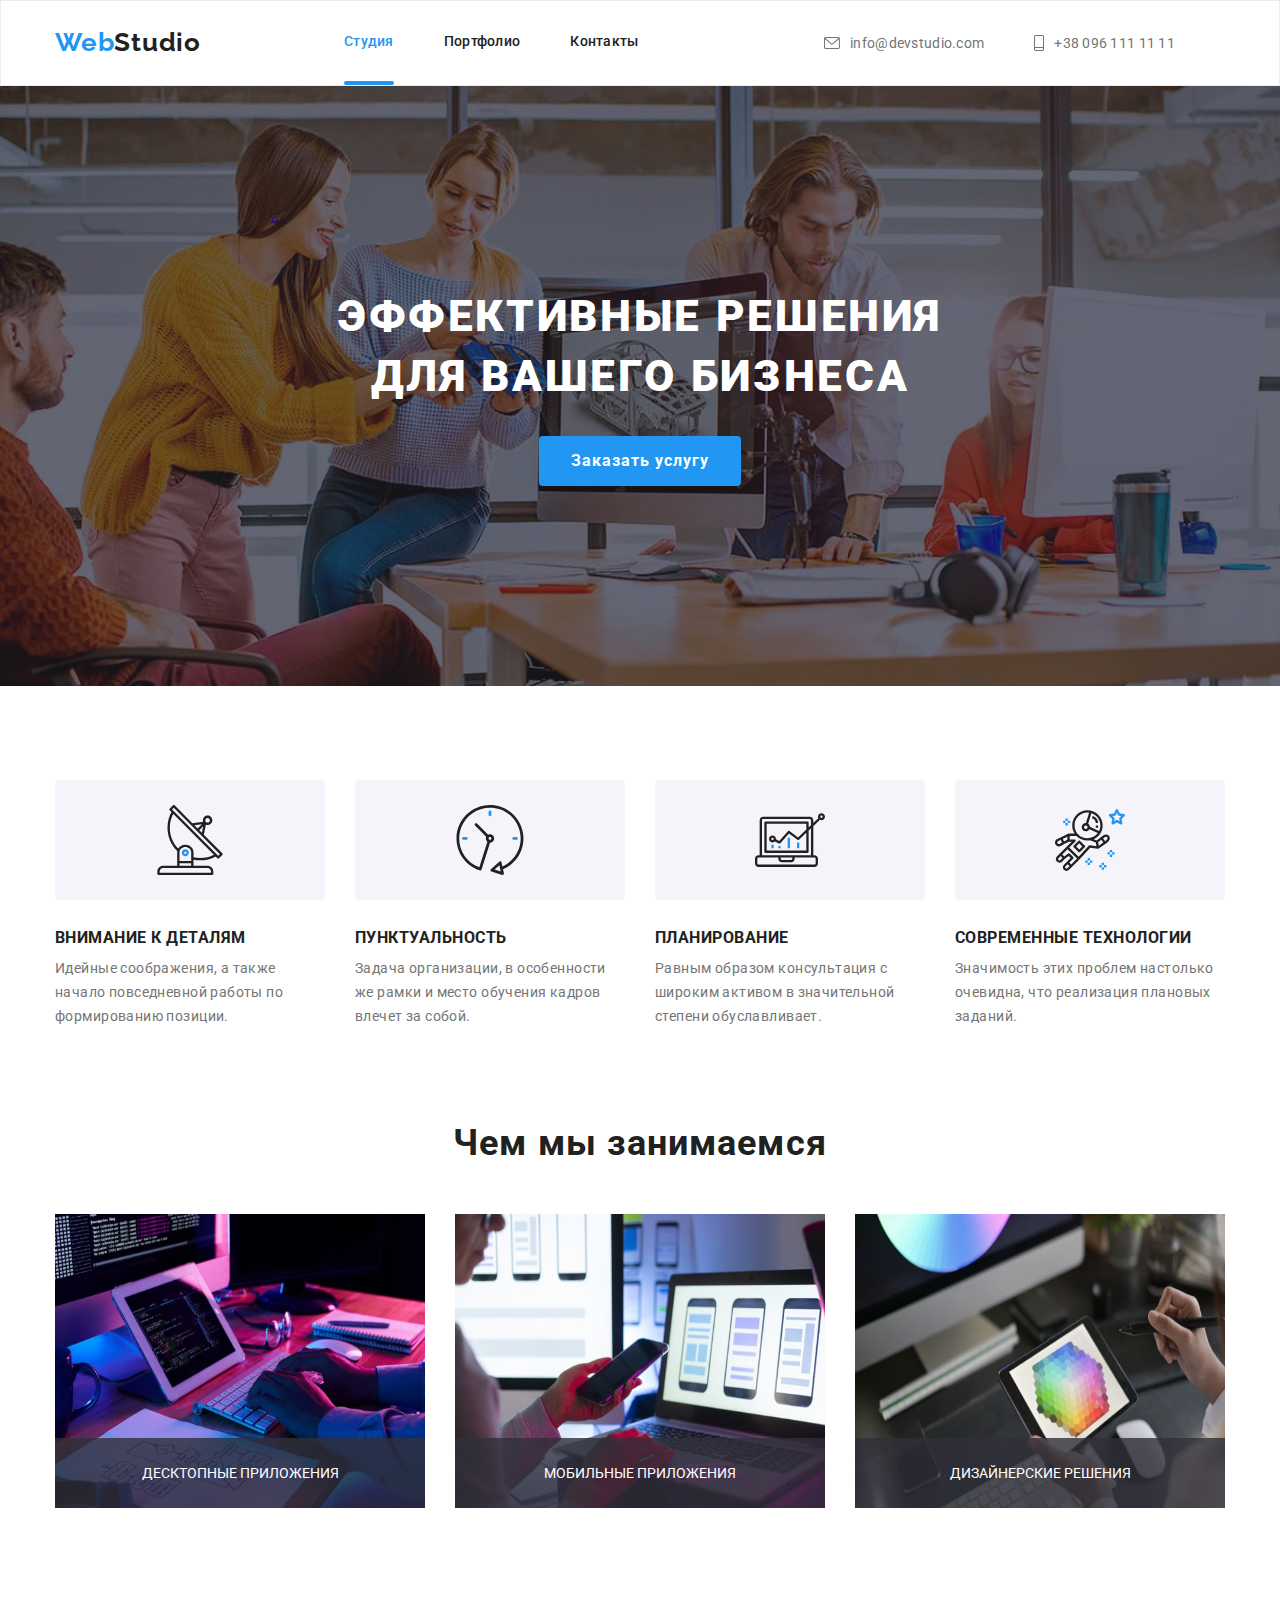
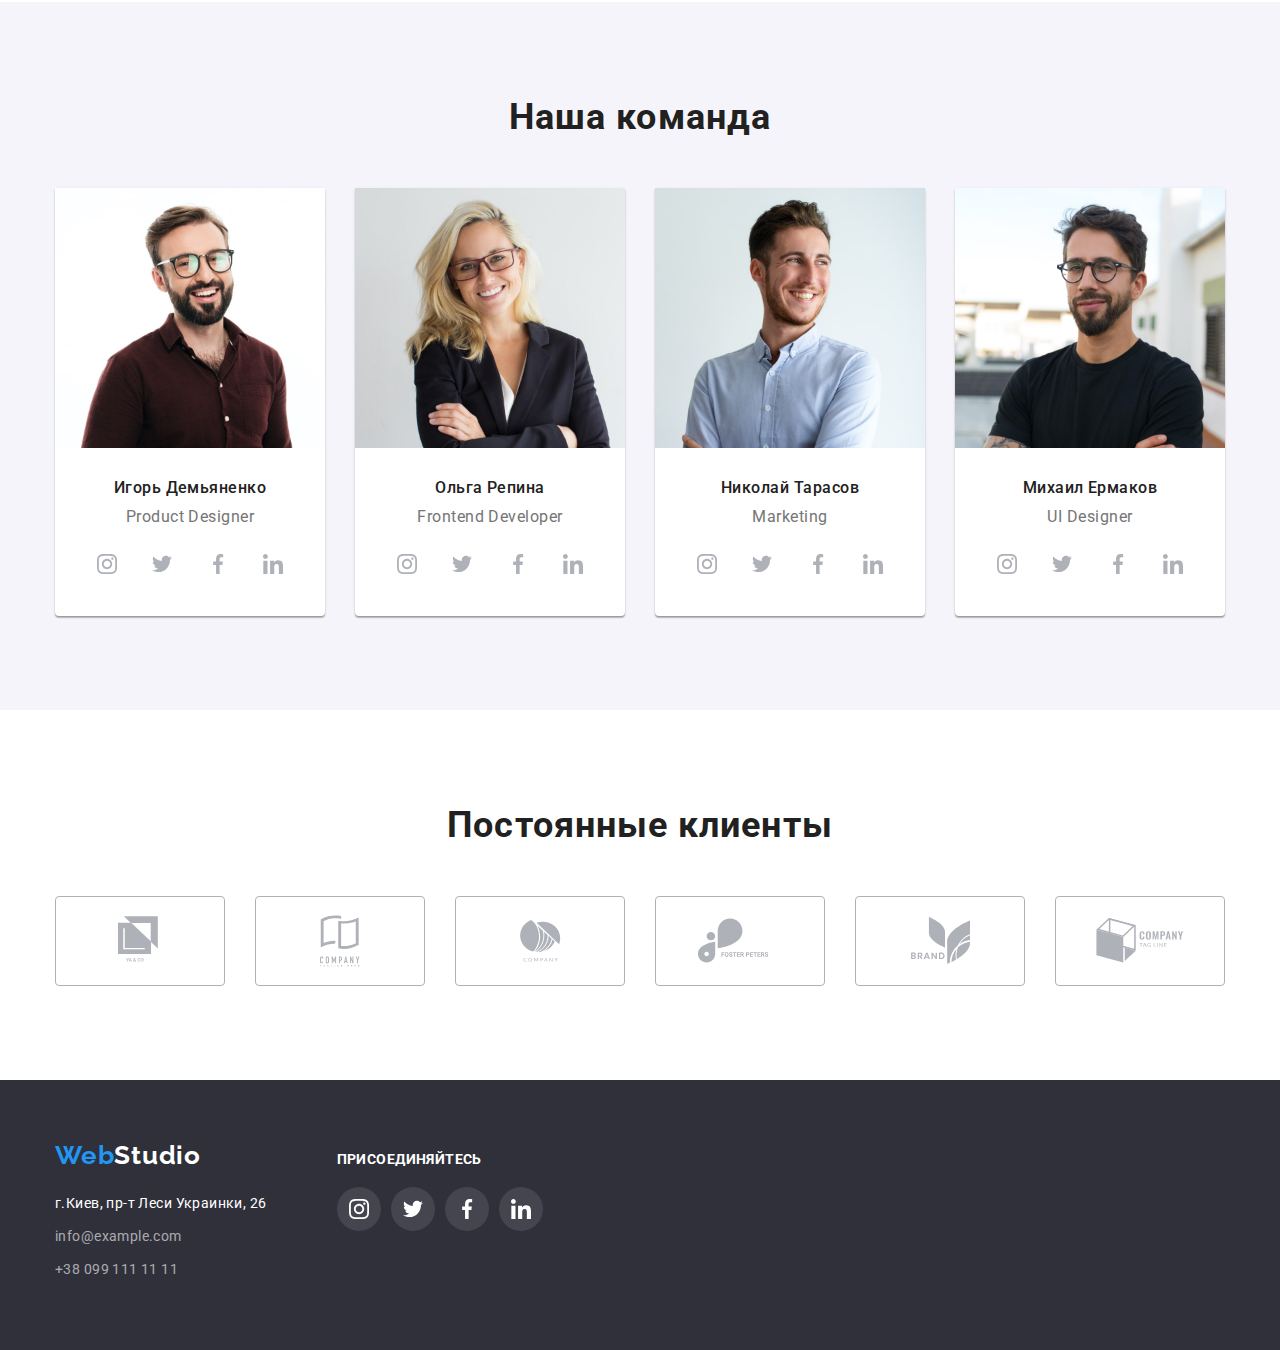
<file: index.html>
<!DOCTYPE html>
<html lang="ru">
<head>
    <meta charset="UTF-8">
    <meta name="viewport" content="width=device-width, initial-scale=1.0">
    <title>goit-markup-hw-05</title>
    <link rel="preconnect" href="https://fonts.gstatic.com"> 
    <link href="https://fonts.googleapis.com/css2?family=Raleway:wght@700&family=Roboto:wght@400;500;700;900&display=swap" rel="stylesheet">
    <link rel="stylesheet" href="https://cdnjs.cloudflare.com/ajax/libs/modern-normalize/1.0.0/modern-normalize.min.css">
    <link rel="stylesheet" href="css/style.css">
</head>
<body>
    <header class="header">
        <div class="conteiner header-items">
        <!--Nav conteiner-->
            <nav class="nav-info">
                <a class="logo" href="./index.html"> Web<span class="logo-studio">Studio</span></a> 
                <ul class="nav-list">
                    <li class="nav-list-item current">
                        <a class="nav-list-link current" href="./index.html" >Студия</a>
                    </li>
                    <li class="nav-list-item">
                        <a class="nav-list-link" href="./portfolio.html" >Портфолио</a>
                    </li>
                    <li class="nav-list-item">
                        <a class="nav-list-link" href="#">Контакты</a>
                    </li>
                </ul>
            </nav>
        <!-- Contacts conteiner-->
                <ul class="contacts-list">
                    <li class="contacts-list-item">
                        <a class="contacts-list-link" href="mailto:info@devstudio.com">
                            <svg class="contacts-icon" width="16px" height="12px">
                                <use href="./images/symbol-defs.svg#icon-envelopehover"></use>
                            </svg>info@devstudio.com
                        </a>
                    </li>
                    <li class="contacts-list-item">
                        <a class="contacts-list-link" href="tel:+380961111111"> 
                            <svg class="contacts-icon" width="10px" height="16px">
                                <use href="./images/symbol-defs.svg#icon-vector"></use>
                            </svg>+38 096 111 11 11
                        </a>
                    </li>
                </ul>
        </div>
    </header>  
    <main>
    <!-- Hero-->
        <section class="hero-section">
        <div class="conteiner">
            <h1 class="hero-title"> Эффективные решения </br> для вашего бизнеса </h1>
            <button data-modal-open class="hero-button" type="button"> Заказать услугу </button>
        </div>
        </section>
    <!-- Features-->
        <section class="features-section">
        <div class="conteiner">
            <h2 class="visually-hidden">Наши преимущества</h2>
            <ul class="feature-list">
                <li class="feature-item">
                    <div class="feature-icon">
                        <svg width="70px" height="70px">
                        <use href="./images/symbol-defs.svg#icon-antenna1"></use>
                        </svg>
                    </div>
                    <h3 class="feature-title">Внимание к деталям</h3>
                    <p class="feature-text">Идейные соображения, а также начало повседневной работы по формированию позиции.</p>
                </li>
                <li class="feature-item">
                    <div class="feature-icon">
                        <svg width="70px" height="70px">
                        <use href="./images/symbol-defs.svg#icon-clock1"></use>
                        </svg>
                    </div>
                    <h3 class="feature-title">Пунктуальность</h3>
                    <p class="feature-text">Задача организации, в особенности же рамки и место обучения кадров влечет за собой.</p>
                </li>
                <li class="feature-item">
                    <div class="feature-icon">
                        <svg width="70px" height="70px">
                        <use href="./images/symbol-defs.svg#icon-diagram1"></use>
                        </svg>
                    </div>
                    <h3 class="feature-title">Планирование</h3>
                    <p class="feature-text">Равным образом консультация с широким активом в значительной степени обуславливает.</p>
                </li>
                <li class="feature-item">
                    <div class="feature-icon">
                        <svg width="70px" height="70px">
                        <use href="./images/symbol-defs.svg#icon-astronaut1"></use>
                        </svg>
                    </div>
                    <h3 class="feature-title">Современные технологии</h3>
                    <p class="feature-text">Значимость этих проблем настолько очевидна, что реализация плановых заданий.</p>
                </li>
            </ul>
        </div>
        </section>
    <!-- What we do -->
        <section class="what-we-do">
        <div class="conteiner">
            <h2 class="what-we-do-title">Чем мы занимаемся</h2>
            <ul class="what-we-do-list">
                <li class="what-we-do-img">
                    <div class="what-we-do-img-thumb">
                        <p class="what-we-do-text">Десктопные приложения</p>
                    </div>
                    <img src="./images/img1.jpg" width="370" height="294" alt="computer">
                </li>
                <li class="what-we-do-img">
                    <img src="./images/img2.jpg" width="370" height="294" alt="smartphone">
                    <div class="what-we-do-img-thumb">
                        <p class="what-we-do-text">Мобильные приложения</p>
                    </div>
                </li>
                <li class="what-we-do-img">
                    <img src="./images/img3.jpg" width="370" height="294" alt="tablet">
                    <div class="what-we-do-img-thumb">
                        <p class="what-we-do-text">Дизайнерские решения</p>
                    </div>
                </li>
            </ul>
        </div>
        </section>
    <!-- Our team-->
        <section class="our-team">
        <div class="conteiner">
            <h2 class="our-team-title">Наша команда</h2>
            <ul class="our-team-list">
                <li class="our-team-item"> 
                    <img class="image" src="./images/igor-demyanenko.jpg" width="270" height="260" alt="Игорь Демьяненко">
                    <div class="team-card">
                        <h3 class="person-title">Игорь Демьяненко</h3>
                        <p class="person-text">Product Designer</p>
                        <ul class="social-list">
                            <li class="social-item">
                                <a href="#" class="social-link">
                                    <svg class="social-icon" width="20" height="20">
                                        <use href="./images/symbol-defs.svg#icon-instagram1"></use>
                                    </svg>
                                </a>
                            </li>
                            <li class="social-item">
                                <a href="#" class="social-link">
                                    <svg class="social-icon">
                                        <use href="./images/symbol-defs.svg#icon-twitter1"></use>
                                    </svg>
                                </a>
                            </li>
                            <li class="social-item">
                                <a href="#" class="social-link">
                                    <svg class="social-icon">
                                        <use href="./images/symbol-defs.svg#icon-facebook1"></use>
                                    </svg>
                                </a>
                            </li>
                            <li class="social-item">
                                <a href="#" class="social-link">
                                    <svg class="social-icon">
                                        <use href="./images/symbol-defs.svg#icon-linkedin1"></use>
                                    </svg>
                                </a>
                            </li>
                        </ul>
                    </div>
                </li>
                <li class="our-team-item">
                    <img class="image"  src="./images/olga-repina.jpg" width="270" height="260" alt="Ольга Репина">
                    <div class="team-card">
                        <h3 class="person-title">Ольга Репина</h3>
                        <p class="person-text">Frontend Developer</p>
                        <ul class="social-list">
                            <li class="social-item">
                                <a href="#" class="social-link">
                                    <svg class="social-icon">
                                        <use href="./images/symbol-defs.svg#icon-instagram2"></use>
                                    </svg>
                                </a>
                            </li>
                            <li class="social-item">
                                <a href="#" class="social-link">
                                    <svg class="social-icon">
                                        <use href="./images/symbol-defs.svg#icon-twitter1"></use>
                                    </svg>
                                </a>
                            </li>
                            <li class="social-item">
                                <a href="#" class="social-link">
                                    <svg class="social-icon">
                                        <use href="./images/symbol-defs.svg#icon-facebook1"></use>
                                    </svg>
                                </a>
                            </li>
                            <li class="social-item">
                                <a href="#" class="social-link">
                                    <svg class="social-icon">
                                        <use href="./images/symbol-defs.svg#icon-linkedin1"></use>
                                    </svg>
                                </a>
                            </li>
                        </ul>
                    </div>
                </li>
                <li class="our-team-item">
                    <img class="image"  src="./images/nikolaj-tarasov.jpg" width="270" height="260" alt="Николай Тарасов">
                    <div class="team-card">
                        <h3 class="person-title">Николай Тарасов</h3>
                        <p class="person-text">Marketing</p>
                        <ul class="social-list">
                            <li class="social-item">
                                <a href="#" class="social-link">
                                    <svg class="social-icon">
                                        <use href="./images/symbol-defs.svg#icon-instagram2"></use>
                                    </svg>
                                </a>
                            </li>
                            <li class="social-item">
                                <a href="#" class="social-link">
                                    <svg class="social-icon">
                                        <use href="./images/symbol-defs.svg#icon-twitter1"></use>
                                    </svg>
                                </a>
                            </li>
                            <li class="social-item">
                                <a href="#" class="social-link">
                                    <svg class="social-icon">
                                        <use href="./images/symbol-defs.svg#icon-facebook1"></use>
                                    </svg>
                                </a>
                            </li>
                            <li class="social-item">
                                <a href="#" class="social-link">
                                    <svg class="social-icon">
                                        <use href="./images/symbol-defs.svg#icon-linkedin1"></use>
                                    </svg>
                                </a>
                            </li>
                        </ul>
                    </div>
                </li>
                <li class="our-team-item">
                    <img class="image"  src="./images/michael-ermakov.jpg" width="270" height="260" alt="Михаил Ермаков">
                    <div class="team-card">
                        <h3 class="person-title">Михаил Ермаков</h3>
                        <p class="person-text">UI Designer</p>
                        <ul class="social-list">
                            <li class="social-item">
                                <a href="#" class="social-link">
                                    <svg class="social-icon">
                                        <use href="./images/symbol-defs.svg#icon-instagram2"></use>
                                    </svg>
                                </a>
                            </li>
                            <li class="social-item">
                                <a href="#" class="social-link">
                                    <svg class="social-icon">
                                        <use href="./images/symbol-defs.svg#icon-twitter1"></use>
                                    </svg>
                                </a>
                            </li>
                            <li class="social-item">
                                <a href="#" class="social-link">
                                    <svg class="social-icon">
                                        <use href="./images/symbol-defs.svg#icon-facebook1"></use>
                                    </svg>
                                </a>
                            </li>
                            <li class="social-item">
                                <a href="#" class="social-link">
                                    <svg class="social-icon">
                                        <use href="./images/symbol-defs.svg#icon-linkedin1"></use>
                                    </svg>
                                </a>
                            </li>
                        </ul>
                    </div>
                </li>
            </ul>
        </div>
        </section>
        <section class="our-clients">
            <div class="conteiner">
                <h2 class="our-clients-title">Постоянные клиенты</h2>
                <ul class="our-clients-list">
                    <li class="our-clients-item">
                        <a href="#" class="our-clients-link">
                            <svg class="our-clients-icon" width="44" height="49">
                                <use href="./images/symbol-defs.svg#icon-logo1"></use>
                            </svg>
                        </a>
                    </li>
                    <li class="our-clients-item">
                        <a href="#" class="our-clients-link">
                            <svg class="our-clients-icon" width="40" height="52">
                                <use href="./images/symbol-defs.svg#icon-logo2"></use>
                            </svg>
                        </a>
                    </li>
                    <li class="our-clients-item">
                        <a href="#" class="our-clients-link">
                            <svg class="our-clients-icon" width="41" height="42">
                                <use href="./images/symbol-defs.svg#icon-logo3"></use>
                            </svg>
                        </a>
                    </li>
                    <li class="our-clients-item">
                        <a href="#" class="our-clients-link">
                            <svg class="our-clients-icon" width="84" height="52">
                                <use href="./images/symbol-defs.svg#icon-logo4"></use>
                            </svg>
                        </a>
                    </li>
                    <li class="our-clients-item">
                        <a href="#" class="our-clients-link">
                            <svg class="our-clients-icon" width="59" height="47">
                                <use href="./images/symbol-defs.svg#icon-logo5"></use>
                            </svg>
                        </a>
                    </li>
                    <li class="our-clients-item">
                        <a href="#" class="our-clients-link">
                            <svg class="our-clients-icon" width="88" height="45">
                                <use href="./images/symbol-defs.svg#icon-logo6"></use>
                            </svg>
                        </a>
                    </li>
                </ul>
            </div>
        </section>
    </main>
    <footer class="footer">
        <!-- Contacts-->
        <div class="conteiner">
            <div class="contacts-footer">
                <a class="logo" href="index.html">Web<span class="logo-studio-footer">Studio</span></a>
            <ul>
                <li class="contacts-item">
                    <p class="address">г.Киев, пр-т Леси Украинки, 26</p> 
                </li>
                <li class="contacts-item">
                    <a class="contacts" href="mailto:info@example.com">info@example.com</a>
                </li>
                <li class="contacts-item">
                    <a class="contacts" href="tel:+380991111111">+38 099 111 11 11</a>
                </li>
            </ul>
            </div>
            <div class="social-links-footer">
                <h2 class="social-title-footer"> Присоединяйтесь</h2>
                <ul class="social-links-list-footer">
                    <li class="social-list-item-footer">
                        <a href="#" class="social-link-footer">
                            <svg class="social-icon-footer" width="20" height="20">
                                <use href="./images/symbol-defs.svg#icon-instagram2"></use>
                            </svg>
                        </a>
                    </li>
                    <li class="social-list-item-footer">
                        <a href="#" class="social-link-footer">
                            <svg class="social-icon-footer" width="20" height="20">
                                <use href="./images/symbol-defs.svg#icon-twitter1"></use>
                            </svg>
                        </a>
                    </li>
                    <li class="social-list-item-footer">
                        <a href="#" class="social-link-footer">
                            <svg class="social-icon-footer" width="20" height="20">
                                <use href="./images/symbol-defs.svg#icon-facebook1"></use>
                            </svg>
                        </a>
                    </li>
                    <li class="social-list-item-footer">
                        <a href="#" class="social-link-footer">
                            <svg class="social-icon-footer" width="20" height="20">
                                <use href="./images/symbol-defs.svg#icon-linkedin1"></use>
                            </svg>
                        </a>
                    </li>
                </ul>
            </div>
        </div>    
    </footer>
    <div class="backdrop is-hidden" data-modal>
        <div class="modal" >
            <button data-modal-close class="button-close">
                <div class="icon-close">
                    <svg width="18px" height="18px">
                        <use href="./images/symbol-defs.svg#icon-close-black-18dp"></use>
                    </svg>
                </div>
            </button>
        </div>
    </div>
<script src="./js/modal.js"></script>
</body>
</html>
</file>
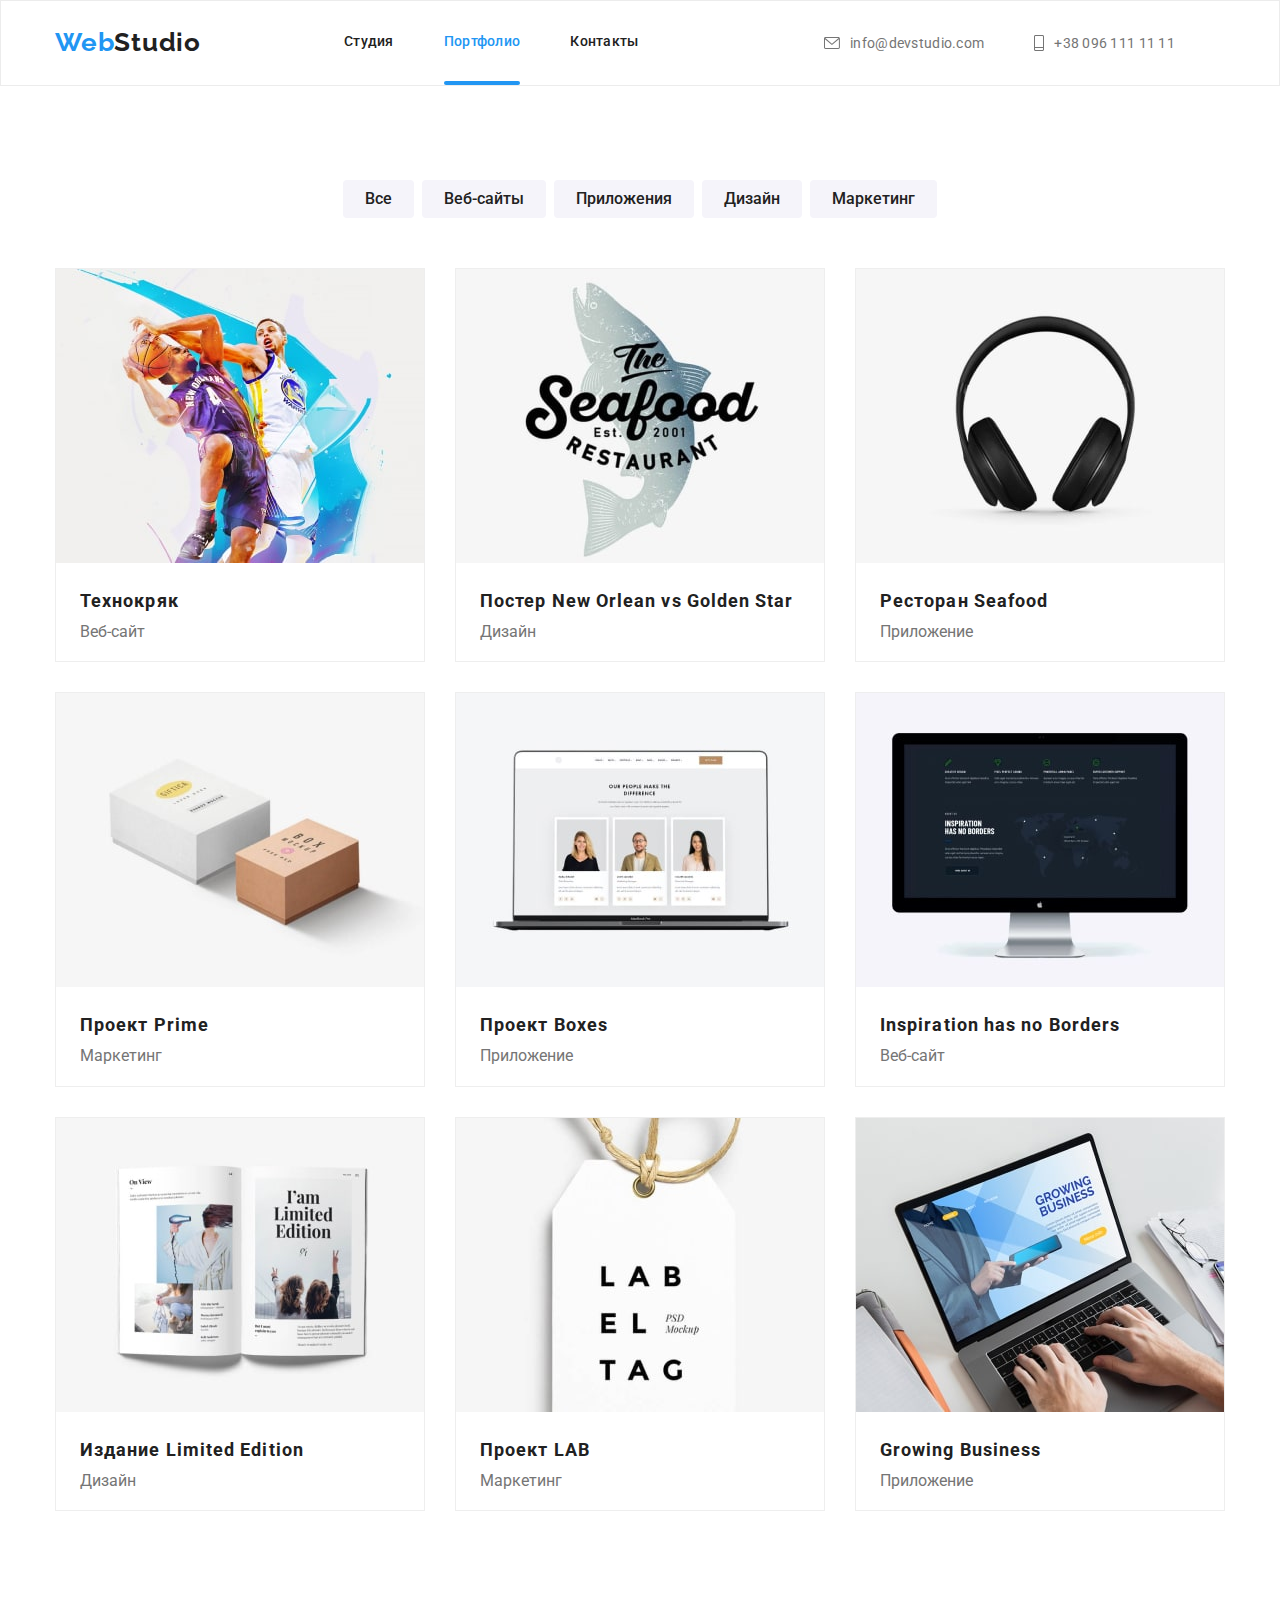
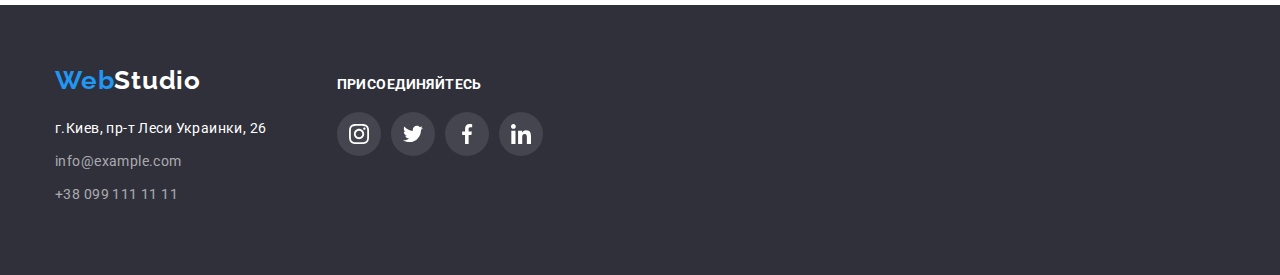
<file: portfolio.html>
<!DOCTYPE html>
<html lang="ru">
<head>
    <meta charset="UTF-8">
    <meta name="viewport" content="width=device-width, initial-scale=1.0">
    <title>goit-markup-hw-05</title>
    <link rel="preconnect" href="https://fonts.gstatic.com"> 
    <link href="https://fonts.googleapis.com/css2?family=Raleway:wght@700&family=Roboto:wght@400;500;700;900&display=swap" rel="stylesheet">
    <link rel="stylesheet" href="https://cdnjs.cloudflare.com/ajax/libs/modern-normalize/1.0.0/modern-normalize.min.css">
    <link rel="stylesheet" href="css/style.css">
</head>
<body>
    <header class="header">
        <div class="conteiner header-items">
        <!--Nav conteiner-->
            <nav class="nav-info">
                <a class="logo" href="./index.html"> Web<span class="logo-studio">Studio</span></a> 
                <ul class="nav-list">
                    <li class="nav-list-item">
                        <a class="nav-list-link" href="./index.html">Студия</a>
                    </li>
                    <li class="nav-list-item current">
                        <a class="nav-list-link current" href="./portfolio.html">Портфолио</a>
                    </li>
                    <li class="nav-list-item">
                        <a class="nav-list-link" href="#">Контакты</a>
                    </li>
                </ul>
            </nav>
        <!-- Contacts conteiner-->
                <ul class="contacts-list">
                    <li class="contacts-list-item">
                        <a class="contacts-list-link" href="mailto:info@devstudio.com">
                            <svg class="contacts-icon" width="16px" height="12px">
                                <use href="./images/symbol-defs.svg#icon-envelopehover"></use>
                            </svg>info@devstudio.com
                        </a>
                    </li>
                    <li class="contacts-list-item">
                        <a class="contacts-list-link" href="tel:+380961111111"> 
                            <svg class="contacts-icon" width="10px" height="16px">
                                <use href="./images/symbol-defs.svg#icon-vector"></use>
                            </svg>+38 096 111 11 11
                        </a>
                    </li>
                </ul>
        </div>
    </header>  
    <main>
    <!-- Service conteiner-->
    <section class="our-works">
        <div class="conteiner">
        <h1 class="visually-hidden">Портфолио</h1>
        <ul class="worktype-filters">
            <li class="worktype-filters-item">
                <button class="filter-button" type="button">Все</button>
            </li>
            <li class="worktype-filters-item">
                <button class="filter-button" type="button">Веб-сайты</button>
            </li>
            <li class="worktype-filters-item">
                <button class="filter-button" type="button">Приложения</button>
            </li>
            <li class="worktype-filters-item">
                <button class="filter-button" type="button">Дизайн</button>
            </li>
            <li class="worktype-filters-item">
                <button class="filter-button" type="button">Маркетинг</button>
            </li>
        </ul>
    <!-- Work examples -->
        <h2 class="visually-hidden">Примеры работ</h2>
        <ul class="work-examples">
            <li class="work-examples-item">
            <a href="">
                <div class="work-examples-img-thumb">
                    <img src="./images-portfolio/img-min.jpg" alt="Открытый ноутбук">
                    <p class="img-text">Технокряк это современная площадка распространения коронавируса. 
                        Компании используют эту платформу для цифрового шпионажа
                        и атак на защищённые сервера конкурентов.
                    </p>
                </div>
                <div class="work-examples-text">
                    <h2>Технокряк</h2>
                    <p>Веб-сайт</p>
                </div>
                
            </a>
            </li>
            <li class="work-examples-item">
            <a href="">
                <div class="work-examples-img-thumb">
                    <img src="./images-portfolio/img-2-min.jpg" alt="Постер баскетбол">
                    <p class="img-text">Технокряк это современная площадка распространения коронавируса. 
                        Компании используют эту платформу для цифрового шпионажа 
                        и атак на защищённые сервера конкурентов.
                    </p>
                </div>
                <div class="work-examples-text">
                    <h2>Постер New Orlean vs Golden Star</h2>
                    <p>Дизайн</p>
                </div>
            </a>
            </li>
            <li class="work-examples-item">
            <a href="">
                <div class="work-examples-img-thumb">
                    <img src="./images-portfolio/img-3-min.jpg" alt="Логотип ресторана">
                    <p class="img-text">Технокряк это современная площадка распространения коронавируса. 
                        Компании используют эту платформу для цифрового шпионажа 
                        и атак на защищённые сервера конкурентов.
                    </p>
                </div>
                <div class="work-examples-text">
                    <h2>Ресторан Seafood</h2>
                    <p>Приложение</p>
                </div>
            </a>
            </li>
            <li class="work-examples-item">
            <a href="">
                <div class="work-examples-img-thumb">
                    <img src="./images-portfolio/img-4-min.jpg" alt="Наушники">
                    <p class="img-text">Технокряк это современная площадка распространения коронавируса. 
                        Компании используют эту платформу для цифрового шпионажа 
                        и атак на защищённые сервера конкурентов.
                    </p>
                </div>
                <div class="work-examples-text">
                    <h2>Проект Prime</h2>
                    <p>Маркетинг</p>
                </div>
            </a>
            </li>
            <li class="work-examples-item">
            <a href="">
                <div class="work-examples-img-thumb">
                    <img src="./images-portfolio/img-5-min.jpg" alt="Коробки">
                    <p class="img-text">Технокряк это современная площадка распространения коронавируса. 
                        Компании используют эту платформу для цифрового шпионажа 
                        и атак на защищённые сервера конкурентов.
                    </p>
                </div>
                <div class="work-examples-text">
                    <h2>Проект Boxes</h2>
                    <p>Приложение</p>
                </div>
            </a>
            </li>
            <li class="work-examples-item">
            <a href="">
                <div class="work-examples-img-thumb">
                    <img src="./images-portfolio/img-6-min.jpg" alt="Монитор">
                    <p class="img-text">Технокряк это современная площадка распространения коронавируса. 
                        Компании используют эту платформу для цифрового шпионажа 
                        и атак на защищённые сервера конкурентов.
                    </p>
                </div>
                <div class="work-examples-text">
                    <h2>Inspiration has no Borders</h2>
                    <p>Веб-сайт</p>
                </div>
            </a>
            </li>
            <li class="work-examples-item">
            <a href="">
                <div class="work-examples-img-thumb">
                    <img src="./images-portfolio/img-7-min.jpg" alt="Книга открытая">
                    <p class="img-text">Технокряк это современная площадка распространения коронавируса. 
                        Компании используют эту платформу для цифрового шпионажа 
                        и атак на защищённые сервера конкурентов.
                    </p>
                </div>
                <div class="work-examples-text">
                    <h2>Издание Limited Edition</h2>
                    <p>Дизайн</p>
                </div>
            </a>
            </li>
            <li class="work-examples-item">
            <a href="">    
                <div class="work-examples-img-thumb">
                    <img src="./images-portfolio/img-8-min.jpg" alt="Ярлык">
                    <p class="img-text">Технокряк это современная площадка распространения коронавируса. 
                        Компании используют эту платформу для цифрового шпионажа 
                        и атак на защищённые сервера конкурентов.
                    </p>
                </div>
                <div class="work-examples-text">
                    <h2>Проект LAB</h2>
                    <p>Маркетинг</p>
                </div>
            </a>
            </li>
            <li class="work-examples-item">
            <a href="">
                <div class="work-examples-img-thumb">
                    <img src="./images-portfolio/img-9-min.jpg" alt="Работа на ноутбуке">
                    <p class="img-text">Технокряк это современная площадка распространения коронавируса. 
                        Компании используют эту платформу для цифрового шпионажа 
                        и атак на защищённые сервера конкурентов.
                    </p>
                </div>
                <div class="work-examples-text">
                    <h2>Growing Business</h2>
                    <p>Приложение</p>
                </div>
            </a>
            </li>
        </ul>
        </div>
    </section>
    </main>
    <footer class="footer">
        <!-- Contacts-->
        <div class="conteiner">
            <div class="contacts-footer">
                <a class="logo" href="index.html">Web<span class="logo-studio-footer">Studio</span></a>
            <ul>
                <li class="contacts-item">
                    <p class="address">г.Киев, пр-т Леси Украинки, 26</p> 
                </li>
                <li class="contacts-item">
                    <a class="contacts" href="mailto:info@example.com">info@example.com</a>
                </li>
                <li class="contacts-item">
                    <a class="contacts" href="tel:+380991111111">+38 099 111 11 11</a>
                </li>
            </ul>
            </div>
            <div class="social-links-footer">
                <h2 class="social-title-footer"> Присоединяйтесь</h2>
                <ul class="social-links-list-footer">
                    <li class="social-list-item-footer">
                        <a href="#" class="social-link-footer">
                            <svg class="social-icon-footer" width="20" height="20">
                                <use href="./images/symbol-defs.svg#icon-instagram2"></use>
                            </svg>
                        </a>
                    </li>
                    <li class="social-list-item-footer">
                        <a href="#" class="social-link-footer">
                            <svg class="social-icon-footer" width="20" height="20">
                                <use href="./images/symbol-defs.svg#icon-twitter1"></use>
                            </svg>
                        </a>
                    </li>
                    <li class="social-list-item-footer">
                        <a href="#" class="social-link-footer">
                            <svg class="social-icon-footer" width="20" height="20">
                                <use href="./images/symbol-defs.svg#icon-facebook1"></use>
                            </svg>
                        </a>
                    </li>
                    <li class="social-list-item-footer">
                        <a href="#" class="social-link-footer">
                            <svg class="social-icon-footer" width="20" height="20">
                                <use href="./images/symbol-defs.svg#icon-linkedin1"></use>
                            </svg>
                        </a>
                    </li>
                </ul>
            </div>
        </div>    
    </footer>
</body>
</html>
</file>
<file: css/style.css>
*{
    padding: 0;
    margin: 0;
    box-sizing: border-box;
}
*,
*::before,
*::after {
    box-sizing: border-box;
}

h1,
h2,
h3,
h4,
h5,
h6,
p {
    margin: 0;
}

ul,
ol {
    margin: 0;
    padding: 0;
}

img{
    display: block;
}

:root {
    --primary-text-color: #212121;
    --secondary-text-color: #757575;
    --accent-color: #2196f3;
    --white-text-color: #ffffff;
    --border-color: #ECECEC;
    --contacts-color: rgba(255, 255, 255, 0.6);
    --main-background-color: #2F303A;
    --secondary-backgroud-color: #F5F4FA;
    --social-links-main-color: #AFB1B8;
    --social-link-background-color: rgba(255, 255, 255, 0.1);
    --hero-gradient-color:  rgba(47, 48, 58, 0.4);
    --portfolio-border-color: #EEEEEE;
    --black-color: #000000;
}  

body {
    background-color: var(--white-text-color);
    color: var(--primary-text-color);
    font-family: "Roboto", sans-serif;
    font-weight: 400;
    font-size: 14px;
}

ul{
    list-style: none;
}

a{
    text-decoration: none;
    color: var(--primary-text-color)
}

.header{
    border: 1px solid var(--border-color);
}

/* Выравние элементов шапки в одну линию */

.header-items{
    display: flex;
    align-items: center;
}

/* Параметры для div "conteiner" */

.conteiner{
    width: 1200px;
    margin-left: auto;
    margin-right: auto;
    padding-right: 15px;
    padding-left: 15px;
}

/* Navigation - Навигация по сайту */

.nav-info{
    display: flex;
    align-items: center;
}

/* Logo WebStudio - Оформление логотипа */

.logo{
    font-family: "Raleway", sans-serif;
    font-style: normal;
    font-weight: bold;
    font-size: 26px;
    line-height: 31px;
    /* identical to box height */
    letter-spacing: 0.03em;
    color: var(--accent-color);
    text-decoration: none;
    padding-top: 24px;
    padding-bottom: 25px;
}

.logo-studio{
    color: var(--primary-text-color);
}

.logo-studio-footer{
    color: var(--white-text-color);
}

.logo:hover,
.logo:active,
.logo:focus {
    color: var(--accent-color);
}

/* Оформление навигационного списка */

.nav-list{
    display: flex;
    margin: 0 0 0 93px;
}

.nav-list-item{
    margin-left: 50px;
    display: block;
}

.nav-list-item:last-child{
    margin-left: 50px;
}

.nav-list-link{
    display: flex;
    font-style: normal;
    font-weight: 500;
    line-height: 16px;
    letter-spacing: 0.02em;
    color: var(--primary-text-color);
    text-decoration: none; 
    padding-top: 32px;
    padding-bottom: 32px;
    align-items: center;
    transition-property: color;
    transition-duration: 250ms;
    transition-timing-function: cubic-bezier(0.4, 0, 0.2, 1);
}

.nav-list-link:hover,
.nav-list-link:active,
.nav-list-link:focus {
    color: var(--accent-color);
}

/* Подчеркивание текущей ссылки */

.nav-list-item.current::after,
.nav-list-item:hover::after{
    content: "";
    display: block;
    width: 100%;
    height: 4px;
    border-radius: 3px;
    margin: 0 auto;
    background-color: var(--accent-color);
    opacity: 1;
}

.nav-list-item:hover::after,
.nav-list-item:active::after{
    opacity: 1;
}

/* Подсвечивание текущей ссылки */

.nav-list .nav-list-link.current {
    color: var(--accent-color);
}




/* Contacts - Контакты */

.contacts-list{
    display: flex;
    margin: 0 0 0 auto;
    line-height: 24px;
    /* or 171% */
    letter-spacing: 0.03em;
    color: var(--contacts-color);
    text-decoration: none; 
}

.contacts-icon {
    margin-right: 10px;
}

.contacts-list-item{
    margin-right: 50px;
}

.contacts-list-link {
    display: flex;
    align-items: center;
    line-height: 16px;
    letter-spacing: 0.02em;
    color: var(--secondary-text-color);
    text-decoration: none; 
    fill:currentColor;
    padding-top: 32px;
    padding-bottom: 32px;
    transition-property: color;
    transition-duration: 250ms;
    transition-timing-function: cubic-bezier(0.4, 0, 0.2, 1);
}

.contacts-list-link:hover, 
.contacts-list-link:active, 
.contacts-list-link:focus{
    color: var(--accent-color);
}

/* Hero section - Секция Герой */

.hero-section{
    text-align: center;
    padding: 200px 0;
    margin-left: auto;
    margin-right: auto;
    background-image: linear-gradient(
        to right,
        var(--hero-gradient-color),
        var(--hero-gradient-color)),
        
    url("../images/img-hero.jpg");
    background-repeat: no-repeat;
    background-position: center;
    background-size: cover;
    background-color: var(--main-background-color);
}

.hero-title{
    font-style: normal;
    font-weight: 900;
    font-size: 44px;
    line-height: 60px;
    /* or 136% */
    text-align: center;
    letter-spacing: 0.06em;
    text-transform: uppercase;
    color: var(--white-text-color);
    margin-bottom: 30px;
}

.hero-button{
    font-weight: 700;
    font-size: 16px;
    line-height: 1.87;
    letter-spacing: 0.06em;
    background-color: var(--accent-color);
    color: var(--white-text-color);
    display: inline-block;
    padding: 10px 32px;
    box-shadow: 0px 4px 4px rgba(0, 0, 0, 0.15);
    cursor: pointer;
    border-radius: 4px;
    border: none;
    transition-duration: 250ms;
    transition-timing-function: cubic-bezier(0.4, 0, 0.2, 1);
}

/* Our features - Наши преимущества */

.visually-hidden {
    position: absolute;
    width: 1px;
    height: 1px;
    margin: -1px;
    border: 0;
    padding: 0;
    white-space: nowrap;
    clip-path: inset(100%);
    clip: rect(0 0 0 0);
    overflow: hidden;
}

.features-section{
    display: flex;
    padding-top: 94px;
    padding-bottom: 94px;
}

.feature-list{
    display: flex;
    align-items: flex-start;
    justify-content: space-between;
}

.feature-icon{
    display: flex;
    align-items: center;
    justify-content: center;
    width: 100%;
    height: 120px;
    background-color: var(--secondary-backgroud-color);
    border-radius: 4px;
    margin-bottom: 30px;
}

.feature-item{
    min-width: 270px;
}

.feature-item:not(:last-child) {
    margin-right: 30px;
}

.feature-title{
    margin-bottom: 10px;
    line-height: 16px;
    letter-spacing: 0.03em;
    text-transform: uppercase;
    color: var(--primary-text-color);
}
.feature-text{
    line-height: 24px;
    /* or 171% */
    letter-spacing: 0.03em;
    color: var(--secondary-text-color);
}

/* What we do - Чем мы занимаемся */

.what-we-do{
    padding-bottom: 94px;
}

.what-we-do-title{
    margin-bottom: 50px;
    font-style: normal;
    font-weight: bold;
    font-size: 36px;
    line-height: 42px;
    text-align: center;
    letter-spacing: 0.03em;
    color: var(--primary-text-color);
}

.what-we-do-list{
    display: flex;
}

.what-we-do-img:not(:last-child) {
    margin-right: 30px;
}

.what-we-do-img{
    position: relative;
    overflow: hidden;
}

.what-we-do-img-thumb{
    position: absolute;
    width: 370px;
    height: 70px;
    bottom: 0;
    background-color: rgba(47, 48, 58, 0.8);
}

.what-we-do-text{
    position: absolute;
    width: 100%;
    height: 100%;
    padding: 27px 0px;
    text-align: center;
    text-transform: uppercase;
    color: var(--white-text-color);
}

/* Our team - Наша команда */

.our-team{
    background: var(--secondary-backgroud-color);
    padding-top: 94px;
    padding-bottom: 94px;
}

.our-team-title {
    margin-bottom: 50px;
    font-style: normal;
    font-weight: bold;
    font-size: 36px;
    line-height: 42px;
    text-align: center;
    letter-spacing: 0.03em;
    color: var(--primary-text-color);
}

.our-team-list{
    display: flex;
}

.our-team-item:not(:last-child) {
    margin-right: 30px;
}

.our-team-item{
    background-color: var(--white-text-color);
    box-shadow: 0px 1px 3px rgba(0, 0, 0, 0.12), 0px 1px 1px rgba(0, 0, 0, 0.14), 0px 2px 1px rgba(0, 0, 0, 0.2);
    border-radius: 0px 0px 4px 4px;
}

.our-team-item .image{
    display: block;
}

.team-card{
    padding: 30px 30px;
}

.social-list{
    display: flex;
    justify-content: space-between;
}

.social-item{
    width: 44px;
    height: 44px;
}

.social-link{
    display: flex;
    align-items: center;
    justify-content: center;
    width: 100%;
    height: 100%;
    border-radius: 50%;
    fill: currentColor;
    color: var(--social-links-main-color);
    transition-property: color;
    transition-duration: 250ms;
    transition-timing-function: cubic-bezier(0.4, 0, 0.2, 1);
}

.social-item:not(:last-child) {
    margin-right: 10px;
}
.social-icon{
    width: 20px;
    height: 20px;
}

.social-link:hover,
.social-link:focus{
    background-color: var(--accent-color);
    color: var(--white-text-color);
    fill: var(--white-text-color);
}

/* Our team members - Члены нашей команды */

.person-title{
    margin-bottom: 10px;
    font-style: normal;
    font-weight: 500;
    font-size: 16px;
    line-height: 19px;
    /* identical to box height */
    text-align: center;
    letter-spacing: 0.03em;
    color: var(--primary-text-color);
}

.person-text{
    margin-bottom: 16px;
    font-size: 16px;
    line-height: 19px;
    /* identical to box height */
    text-align: center;
    letter-spacing: 0.03em;
    color: var(--secondary-text-color);
}

/* Address and Contacts - Адрес и контакты подвал, Соц. сети */

.footer {
    padding-top: 60px;
    padding-bottom: 60px;
    background: var(--main-background-color);
}

.footer .conteiner{
    display: flex;
    align-items: baseline;
}

.contacts-item {
    margin-bottom: 9px;
}

.contacts-footer{
    margin-right: 70px;
}

.footer .logo{
    display: block;
    margin-bottom: 20px;
    padding: 0 0 0 0;
}

.address{
    line-height: 24px;
    /* or 171% */
    letter-spacing: 0.03em;
    color: var(--white-text-color);
    text-decoration: none; 
}

.contacts{
    line-height: 24px;
    /* or 171% */
    letter-spacing: 0.03em;
    color: var(--contacts-color);
    text-decoration: none; 
}

.contacts:hover,
.contacts:active,
.contacts:focus {
    color: var(--accent-color);
}

.social-links-footer{
    width: 206px;
}

.social-title-footer{
    margin-top: 0px;
    margin-bottom: 20px;
    font-size: 14px;
    line-height: 16px;
    letter-spacing: 0.03em;
    text-transform: uppercase;
    color: var(--white-text-color);
}

.social-list-item-footer{
    width: 44px;
    height: 44px;
}

.footer .social-link-footer{
    background-color: var(--social-link-background-color);
}

.social-links-list-footer{
    display: flex;
}

.social-list-item-footer:not(:last-child) {
    margin-right: 10px;
}

.social-link-footer{
    display: flex;
    align-items: center;
    justify-content: center;
    width: 100%;
    height: 100%;
    border-radius: 50%;
    fill: currentColor;
    color: var(--white-text-color);
    transition-property: color;
    transition-duration: 250ms;
    transition-timing-function: cubic-bezier(0.4, 0, 0.2, 1);
}

.social-link-footer:hover,
.social-link-footer:focus{
    background-color: var(--accent-color);
    color: var(--white-text-color);
    fill: var(--white-text-color);
}

/* Our clients - Наши клиенты */

.our-clients{
    padding-top: 94px;
    padding-bottom: 94px;
}

.our-clients-title{
    margin-bottom: 50px;
    font-style: normal;
    font-weight: bold;
    font-size: 36px;
    line-height: 42px;
    text-align: center;
    letter-spacing: 0.03em;
    color: var(--primary-text-color);
}

.our-clients-list{
    display: flex;
}

.our-clients-item{
    display: flex;
    align-items: center;
    justify-content: center;
    width: 170px;
    height: 90px;
}

.our-clients-link{
    display: flex;
    align-items: center;
    justify-content: center;
    width: 100%;
    height: 100%;
    color: var(--social-links-main-color);
    border: 1px solid var(--social-links-main-color);
    border-radius: 4px;
    transition-property: color;
    transition-duration: 250ms;
    transition-timing-function: cubic-bezier(0.4, 0, 0.2, 1);
}
.our-clients-item:not(:last-child) {
    margin-right: 30px;
}

.our-clients-icon{
    fill: currentColor;
}

.our-clients-link:hover,
.our-clients-link:focus{
    color: var(--accent-color);
    border-color: var(--accent-color);
    outline: none;
}

/* Portfolio.html - Страница Портфолио */

/* Service conteiner - Наши работы - кнопки и карточки */

.our-works{
    padding-top: 94px;
    padding-bottom: 94px;
}

.worktype-filters{
    display: flex;
    margin-bottom: 50px;
    justify-content: center;
}

.worktype-filters-item:not(:last-child){
    margin-right: 8px;
}

.filter-button{
    padding: 6px 22px;
    font-family: inherit;
    font-size: 16px;
    font-weight: 500;
    line-height: 1.63;
    color: var(--primary-text-color);
    background: var(--secondary-backgroud-color);
    border-radius: 4px;
    border: none;
    cursor: pointer;
    transition-property: color;
    transition-duration: 250ms;
    transition-timing-function: cubic-bezier(0.4, 0, 0.2, 1);
}

.filter-button:hover,
.filter-button:focus {
    color: var(--white-text-color);
    background-color: var(--accent-color);
    box-shadow: 0px 3px 1px rgba(0, 0, 0, 0.1), 0px 1px 2px rgba(0, 0, 0, 0.08), 0px 2px 2px rgba(0, 0, 0, 0.12);
}

.work-examples h2 {
    font-size: 18px;
    font-weight: 700;
    line-height: 36px;
    letter-spacing: 0.06em;
    margin-bottom: 4px;
}

.work-examples p {
    font-size: 16px;
    color: var(--secondary-text-color);
}

.worktype-filters .filter-button.current{
    background-color: var(--accent-color);
    color: var(--white-text-color);
}

.work-examples{
    display: flex;
    flex-wrap: wrap;
}

.work-examples-item{
    width: 370px;
    margin: 0px 30px 30px 0px;
    border: 1px solid var(--portfolio-border-color);
    transition-property: color;
    transition-duration: 250ms;
    transition-timing-function: cubic-bezier(0.4, 0, 0.2, 1);
}

.work-examples-item:nth-child(3n + 3) {
    margin-right: 0px;
}

.work-examples-item:nth-last-child(-n + 3) {
    margin-bottom: 0px;
}

.work-examples-item:hover,
.work-examples-item:focus{
    box-shadow: 0px 1px 1px rgba(0, 0, 0, 0.12), 0px 4px 4px rgba(0, 0, 0, 0.06), 1px 4px 6px rgba(0, 0, 0, 0.16);
}

.work-examples-text{
    padding: 20px 24px;
}

/* Оформление оверлея*/

.work-examples-img-thumb{
    position: relative;
    overflow: hidden;
}

.work-examples .img-text{
    position: absolute;
    display: inline-block;
    top: 0;
    left: 0;
    padding: 63px 24px;
    width: 100%;
    height: 100%;
    font-size: 18px;
    line-height: 28px;
/* or 156% */
    letter-spacing: 0.03em;
    color: var(--white-text-color);
    background-color: rgba(33, 150, 243, 0.9);
    transform: translateY(100%);
    transition-duration: 250ms;
    transition-timing-function: cubic-bezier(0.4, 0, 0.2, 1);
}

.work-examples .work-examples-item:hover .img-text{
    transform: translateY(0);
}

/* Добавление модального окна */

.backdrop{
    position: fixed;
    top: 0;
    left: 0;
    width: 100%;
    height: 100%;
    background-color :rgba(0, 0, 0, 0.2);
    transition: all 250ms cubic-bezier(0.4, 0, 0.2, 1);
}

.backdrop.is-hidden{
    opacity: 0;
    pointer-events: none;
}

.modal{
    position: absolute;
    top: 50%;
    left: 50%;
    transform: translate(-50%, -50%);
    width: 528px;
    height: 581px;
    background-color: var(--white-text-color);
    box-shadow: 0px 1px 3px rgba(0, 0, 0, 0.12), 0px 1px 1px rgba(0, 0, 0, 0.14), 0px 2px 1px rgba(0, 0, 0, 0.2);
    border-radius: 4px;
}

.button-close{
    position: absolute;
    display: flex;
    align-items: center;
    justify-content: center;
    top: 8px;
    right: 8px;
    width: 30px;
    height: 30px;
    padding: 0;
    border: 1px solid rgba(0, 0, 0, 0.1);
    border-radius: 50%;
    background-color: var(--white-text-color);
    cursor: pointer;
}

.button-close .icon-close{
    position: absolute;
    display: flex;
    align-items: center;
    justify-content: center;
    fill: var(--black-color);
}
</file>
